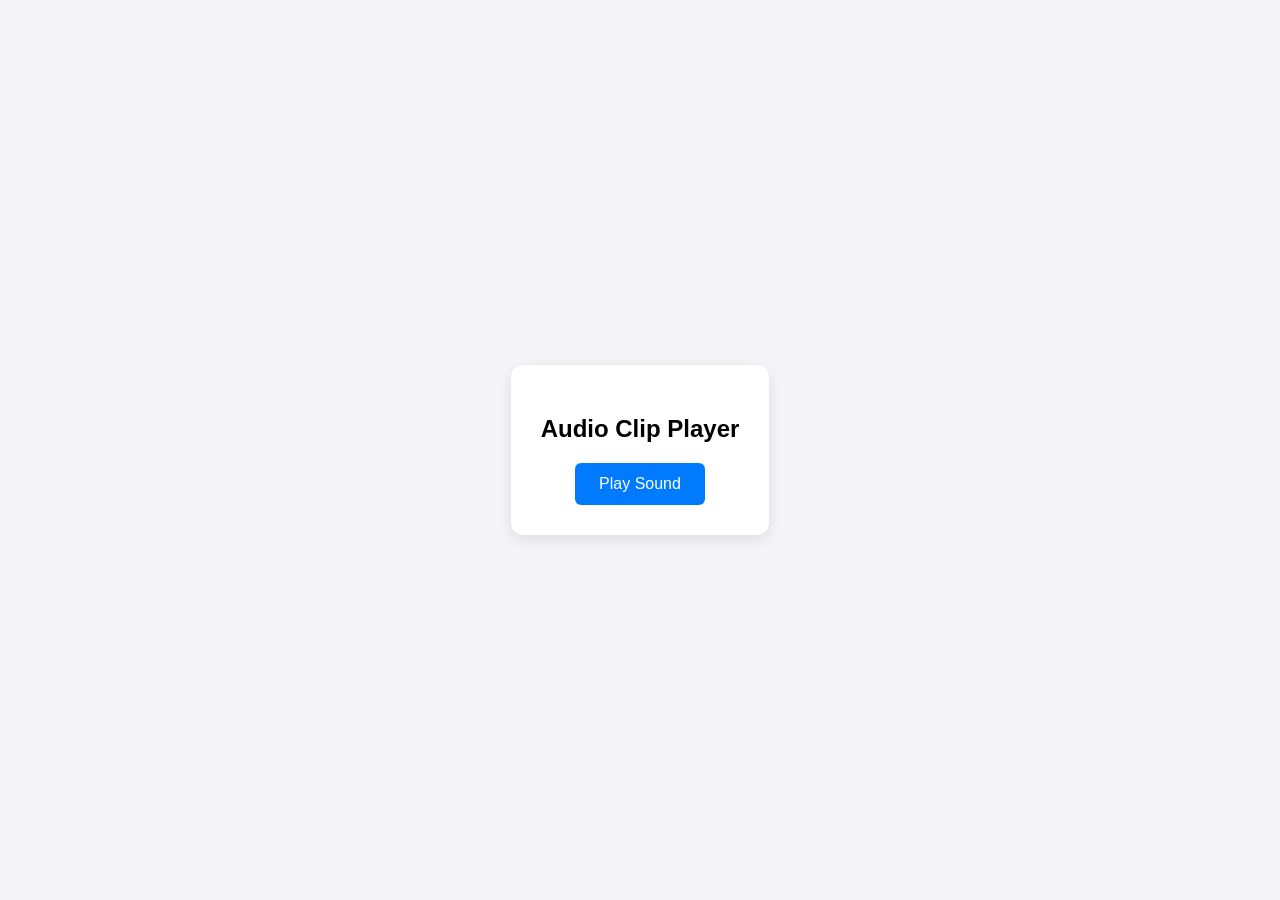
<file: bell.html>
<!DOCTYPE html>
<html lang="en">
<head>
    <meta charset="UTF-8">
    <meta name="viewport" content="width=device-width, initial-scale=1.0">
    <title>Audio Player</title>
    <style>
        body {
            font-family: Arial, sans-serif;
            display: flex;
            justify-content: center;
            align-items: center;
            height: 100vh;
            margin: 0;
            background-color: #f4f4f9;
        }
        .card {
            background: white;
            padding: 30px;
            border-radius: 12px;
            box-shadow: 0 4px 15px rgba(0,0,0,0.1);
            text-align: center;
        }
        button {
            background-color: #007bff;
            color: white;
            border: none;
            padding: 12px 24px;
            font-size: 16px;
            border-radius: 6px;
            cursor: pointer;
            transition: background 0.2s;
        }
        button:hover {
            background-color: #0056b3;
        }
    </style>
</head>
<body>

    <div class="card">
        <h2>Audio Clip Player</h2>
        <button onclick="playAudio()">Play Sound</button>
    </div>

    <audio id="myAudio" src="BellAtFarm.m4a"></audio>

    <script>
        function playAudio() {
            var audio = document.getElementById("myAudio");
            // Reset audio to the start in case you press play repeatedly
            audio.currentTime = 0; 
            audio.play();
        }
    </script>

</body>
</html>
</file>
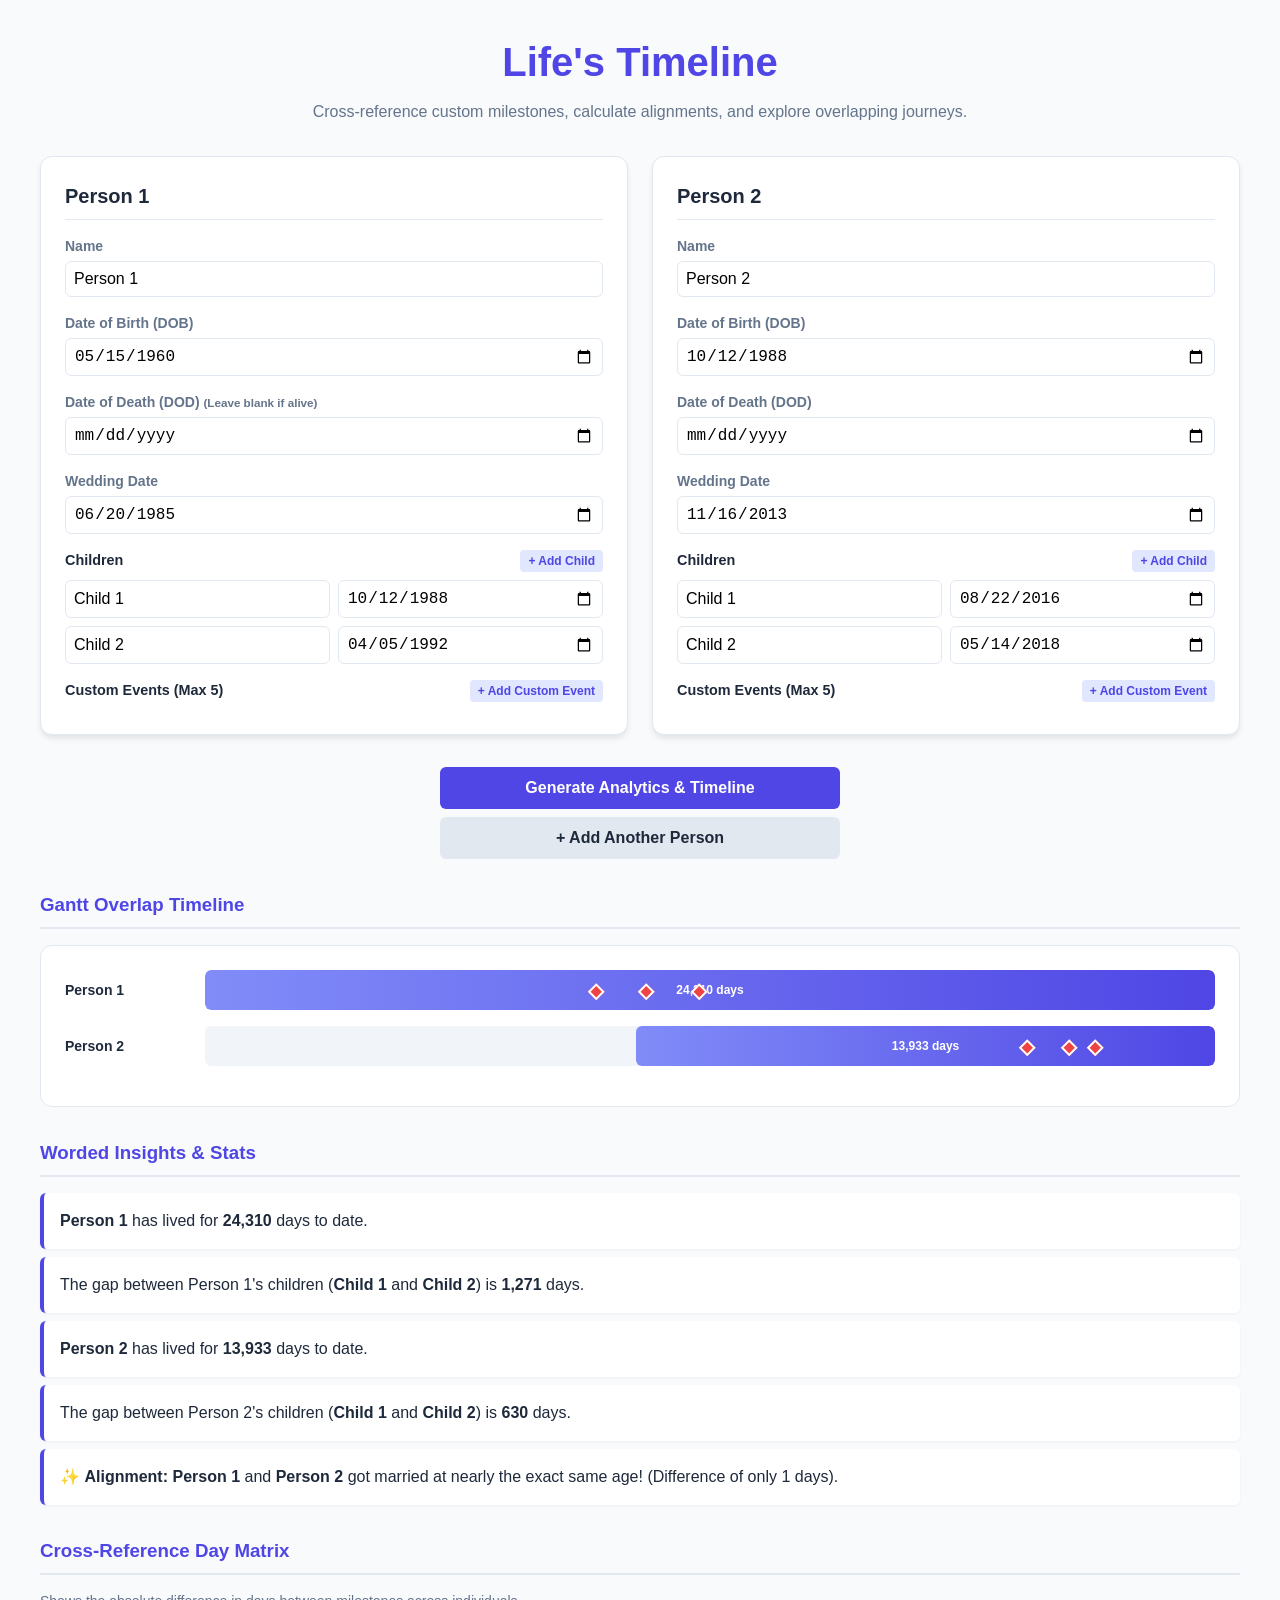
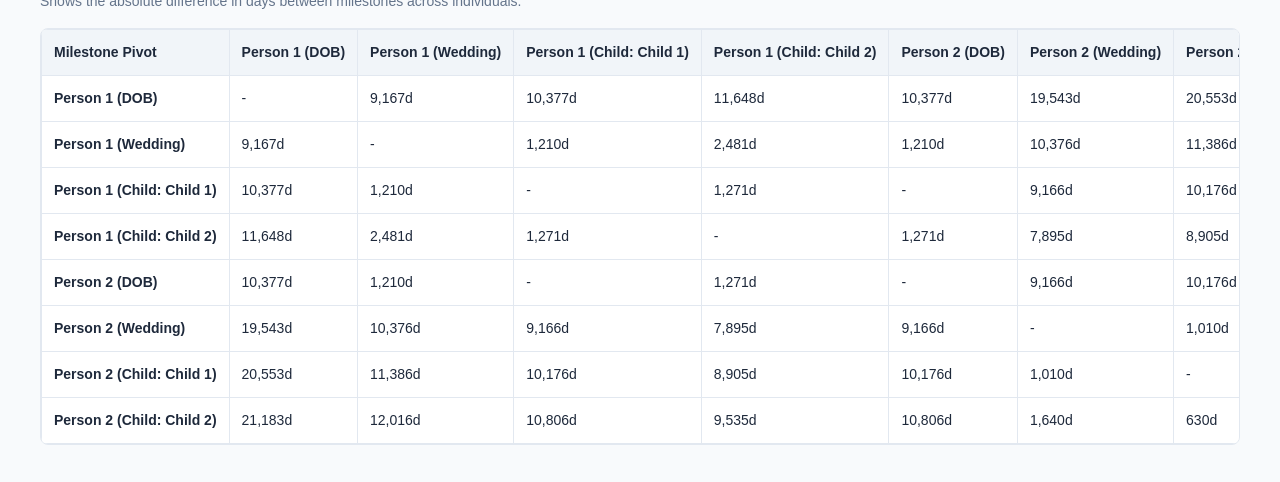
<file: LifeTimeline.html>
<!DOCTYPE html>
<html lang="en">
<head>
    <meta charset="UTF-8">
    <meta name="viewport" content="width=device-width, initial-scale=1.0">
    <title>Life's Timeline</title>
    <style>
        :root {
            --primary: #4f46e5;
            --primary-hover: #4338ca;
            --bg: #f8fafc;
            --card-bg: #ffffff;
            --text: #1e293b;
            --text-light: #64748b;
            --border: #e2e8f0;
            --success: #10b981;
        }

        * { box-sizing: border-box; margin: 0; padding: 0; }
        body { font-family: -apple-system, BlinkMacSystemFont, "Segoe UI", Roboto, Helvetica, Arial, sans-serif; background-color: var(--bg); color: var(--text); padding: 2rem; line-height: 1.5; }
        .container { max-width: 1200px; margin: 0 auto; }
        
        header { text-align: center; margin-bottom: 2rem; }
        header h1 { color: var(--primary); font-size: 2.5rem; margin-bottom: 0.5rem; }
        header p { color: var(--text-light); }

        .grid { display: grid; grid-template-columns: repeat(auto-fit, minmax(380px, 1fr)); gap: 1.5rem; margin-bottom: 2rem; }
        .card { background: var(--card-bg); padding: 1.5rem; border-radius: 12px; box-shadow: 0 4px 6px -1px rgba(0,0,0,0.1); border: 1px solid var(--border); }
        .card h2 { margin-bottom: 1rem; font-size: 1.25rem; display: flex; justify-content: space-between; align-items: center; border-bottom: 1px solid var(--border); padding-bottom: 0.5rem; }
        
        .form-group { margin-bottom: 1rem; }
        .form-row { display: flex; gap: 0.5rem; margin-bottom: 0.5rem; }
        .form-row input { flex: 1; }
        
        label { display: block; font-size: 0.875rem; font-weight: 600; margin-bottom: 0.25rem; color: var(--text-light); }
        input[type="text"], input[type="date"] { width: 100%; padding: 0.5rem; border: 1px solid var(--border); border-radius: 6px; font-size: 1rem; }
        
        .section-title { font-size: 0.9rem; font-weight: 700; color: var(--text); margin: 1rem 0 0.5rem 0; display: flex; justify-content: space-between; align-items: center; }
        
        .btn { background: var(--primary); color: white; border: none; padding: 0.75rem 1.5rem; font-size: 1rem; font-weight: 600; border-radius: 6px; cursor: pointer; width: 100%; transition: background 0.2s; }
        .btn:hover { background: var(--primary-hover); }
        .btn-sec { background: #e2e8f0; color: var(--text); margin-top: 0.5rem; }
        .btn-sec:hover { background: #cbd5e1; }
        
        .btn-sm { padding: 0.25rem 0.5rem; font-size: 0.75rem; background: #e0e7ff; color: var(--primary); border-radius: 4px; width: auto; font-weight: bold; border: none; cursor: pointer; }
        .btn-sm:hover { background: #c7d2fe; }

        .results-section { margin-top: 2rem; display: none; }
        h3 { margin: 2rem 0 1rem 0; color: var(--primary); border-bottom: 2px solid var(--border); padding-bottom: 0.5rem; }

        /* Stats List */
        .stats-list { list-style: none; }
        .stats-list li { background: white; padding: 1rem; border-radius: 6px; margin-bottom: 0.5rem; border-left: 4px solid var(--primary); box-shadow: 0 1px 3px rgba(0,0,0,0.05); }

        /* Matrix Table */
        .table-wrapper { overflow-x: auto; background: white; border-radius: 8px; border: 1px solid var(--border); margin-top: 1rem; }
        table { width: 100%; border-collapse: collapse; text-align: left; font-size: 0.875rem; white-space: nowrap; }
        th, td { padding: 0.75rem; border: 1px solid var(--border); }
        th { background: #f1f5f9; font-weight: 600; position: sticky; top: 0; }
        tr:hover { background: #f8fafc; }

        /* Gantt Chart */
        .gantt-container { background: white; padding: 1.5rem; border-radius: 12px; border: 1px solid var(--border); margin-top: 1rem; position: relative; }
        .gantt-row { display: flex; align-items: center; margin-bottom: 1rem; height: 40px; position: relative; }
        .gantt-label { width: 140px; font-weight: 600; font-size: 0.875rem; white-space: nowrap; overflow: hidden; text-overflow: ellipsis; }
        .gantt-timeline-wrapper { flex-grow: 1; height: 100%; background: #f1f5f9; border-radius: 6px; position: relative; overflow: hidden; }
        .gantt-bar { position: absolute; height: 100%; background: linear-gradient(90deg, #818cf8, #4f46e5); border-radius: 6px; display: flex; align-items: center; justify-content: center; color: white; font-size: 0.75rem; font-weight: bold; min-width: 2px; }
        .gantt-milestone { position: absolute; width: 12px; height: 12px; background: #ef4444; transform: rotate(45deg) translateY(-50%); top: 50%; border: 2px solid white; cursor: pointer; z-index: 2; }
    </style>
</head>
<body>

<div class="container">
    <header>
        <h1>Life's Timeline</h1>
        <p>Cross-reference custom milestones, calculate alignments, and explore overlapping journeys.</p>
    </header>

    <div id="people-container" class="grid">
        <div class="card person-card" data-index="0">
            <h2>Person 1</h2>
            <div class="form-group">
                <label>Name</label>
                <input type="text" class="p-name" value="Person 1">
            </div>
            <div class="form-group">
                <label>Date of Birth (DOB)</label>
                <input type="date" class="p-dob" value="1960-05-15">
            </div>
            <div class="form-group">
                <label>Date of Death (DOD) <small>(Leave blank if alive)</small></label>
                <input type="date" class="p-dod">
            </div>
            <div class="form-group">
                <label>Wedding Date</label>
                <input type="date" class="p-wedding" value="1985-06-20">
            </div>

            <div class="section-title">
                <span>Children</span>
                <button class="btn-sm" onclick="addChildRow(this)">+ Add Child</button>
            </div>
            <div class="children-container">
                <div class="form-row child-row">
                    <input type="text" placeholder="Child 1 Name" class="c-name" value="Child 1">
                    <input type="date" class="c-dob" value="1988-10-12">
                </div>
                <div class="form-row child-row">
                    <input type="text" placeholder="Child 2 Name" class="c-name" value="Child 2">
                    <input type="date" class="c-dob" value="1992-04-05">
                </div>
            </div>

            <div class="section-title">
                <span>Custom Events (Max 5)</span>
                <button class="btn-sm" onclick="addCustomEventRow(this)">+ Add Custom Event</button>
            </div>
            <div class="events-container"></div>
        </div>

        <div class="card person-card" data-index="1">
            <h2>Person 2</h2>
            <div class="form-group">
                <label>Name</label>
                <input type="text" class="p-name" value="Person 2">
            </div>
            <div class="form-group">
                <label>Date of Birth (DOB)</label>
                <input type="date" class="p-dob" value="1988-10-12">
            </div>
            <div class="form-group">
                <label>Date of Death (DOD)</label>
                <input type="date" class="p-dod">
            </div>
            <div class="form-group">
                <label>Wedding Date</label>
                <input type="date" class="p-wedding" value="2013-11-16">
            </div>

            <div class="section-title">
                <span>Children</span>
                <button class="btn-sm" onclick="addChildRow(this)">+ Add Child</button>
            </div>
            <div class="children-container">
                <div class="form-row child-row">
                    <input type="text" placeholder="Child 1 Name" class="c-name" value="Child 1">
                    <input type="date" class="c-dob" value="2016-08-22">
                </div>
                <div class="form-row child-row">
                    <input type="text" placeholder="Child 2 Name" class="c-name" value="Child 2">
                    <input type="date" class="c-dob" value="2018-05-14">
                </div>
            </div>

            <div class="section-title">
                <span>Custom Events (Max 5)</span>
                <button class="btn-sm" onclick="addCustomEventRow(this)">+ Add Custom Event</button>
            </div>
            <div class="events-container"></div>
        </div>
    </div>

    <div style="max-width: 400px; margin: 0 auto 2rem auto;">
        <button class="btn" onclick="calculateTimeline()">Generate Analytics & Timeline</button>
        <button class="btn btn-sec" onclick="addPersonCard()">+ Add Another Person</button>
    </div>

    <div id="results" class="results-section">
        <h3>Gantt Overlap Timeline</h3>
        <div id="gantt-chart" class="gantt-container"></div>

        <h3>Worded Insights & Stats</h3>
        <ul id="insights-list" class="stats-list"></ul>

        <h3>Cross-Reference Day Matrix</h3>
        <p style="font-size: 0.875rem; color: var(--text-light); margin-bottom: 0.5rem;">
            Shows the absolute difference in days between milestones across individuals.
        </p>
        <div id="matrix-table" class="table-wrapper"></div>
    </div>
</div>

<script>
    let personCount = 2;

    function addChildRow(button) {
        const container = button.closest('.card').querySelector('.children-container');
        const count = container.children.length + 1;
        const div = document.createElement('div');
        div.className = 'form-row child-row';
        div.innerHTML = `
            <input type="text" placeholder="Child ${count} Name" class="c-name">
            <input type="date" class="c-dob">
        `;
        container.appendChild(div);
    }

    function addCustomEventRow(button) {
        const container = button.closest('.card').querySelector('.events-container');
        if (container.children.length >= 5) {
            alert("Maximum of 5 custom events allowed per person.");
            return;
        }
        const div = document.createElement('div');
        div.className = 'form-row event-row';
        div.innerHTML = `
            <input type="text" placeholder="e.g., Learned to drive" class="e-name">
            <input type="date" class="e-date">
        `;
        container.appendChild(div);
    }

    function addPersonCard() {
        personCount++;
        const container = document.getElementById('people-container');
        const div = document.createElement('div');
        div.className = 'card person-card';
        div.setAttribute('data-index', personCount - 1);
        div.innerHTML = `
            <h2>Person ${personCount}</h2>
            <div class="form-group">
                <label>Name</label>
                <input type="text" class="p-name" value="Person ${personCount}">
            </div>
            <div class="form-group">
                <label>Date of Birth (DOB)</label>
                <input type="date" class="p-dob">
            </div>
            <div class="form-group">
                <label>Date of Death (DOD)</label>
                <input type="date" class="p-dod">
            </div>
            <div class="form-group">
                <label>Wedding Date</label>
                <input type="date" class="p-wedding">
            </div>
            <div class="section-title">
                <span>Children</span>
                <button class="btn-sm" onclick="addChildRow(this)">+ Add Child</button>
            </div>
            <div class="children-container">
                <div class="form-row child-row">
                    <input type="text" placeholder="Child 1 Name" class="c-name">
                    <input type="date" class="c-dob">
                </div>
                <div class="form-row child-row">
                    <input type="text" placeholder="Child 2 Name" class="c-name">
                    <input type="date" class="c-dob">
                </div>
            </div>
            <div class="section-title">
                <span>Custom Events (Max 5)</span>
                <button class="btn-sm" onclick="addCustomEventRow(this)">+ Add Custom Event</button>
            </div>
            <div class="events-container"></div>
        `;
        container.appendChild(div);
    }

    function getDaysBetween(date1, date2) {
        return Math.round((new Date(date2) - new Date(date1)) / (1000 * 60 * 60 * 24));
    }

    function calculateTimeline() {
        const cards = document.querySelectorAll('.person-card');
        const people = [];
        let globalMinDate = Infinity;
        let globalMaxDate = -Infinity;
        const today = new Date();

        // 1. Gather Data Dynamically
        cards.forEach(card => {
            const name = card.querySelector('.p-name').value || "Unnamed";
            const dob = card.querySelector('.p-dob').value;
            const dod = card.querySelector('.p-dod').value;
            const wedding = card.querySelector('.p-wedding').value;

            if (!dob) return; // Skip if no DOB provided

            const milestones = { "DOB": dob };
            if (dod) milestones["DOD"] = dod;
            if (wedding) milestones["Wedding"] = wedding;

            // Gather Children
            const childRows = card.querySelectorAll('.child-row');
            const childrenTrack = [];
            childRows.forEach((row, idx) => {
                const cName = row.querySelector('.c-name').value || `Child ${idx + 1}`;
                const cDob = row.querySelector('.c-dob').value;
                if (cDob) {
                    milestones[`Child: ${cName}`] = cDob;
                    childrenTrack.push({ name: cName, dob: cDob });
                }
            });

            // Gather Custom Events
            const eventRows = card.querySelectorAll('.event-row');
            eventRows.forEach(row => {
                const eName = row.querySelector('.e-name').value || "Custom Event";
                const eDate = row.querySelector('.e-date').value;
                if (eDate) {
                    milestones[`Event: ${eName}`] = eDate;
                }
            });

            // Track timeline boundaries
            Object.values(milestones).forEach(d => {
                const ms = new Date(d).getTime();
                if (ms < globalMinDate) globalMinDate = ms;
                if (ms > globalMaxDate) globalMaxDate = ms;
            });

            if (!dod && today.getTime() > globalMaxDate) {
                globalMaxDate = today.getTime();
            }

            people.push({ name, dob, dod, wedding, children: childrenTrack, milestones });
        });

        if (people.length < 2) {
            alert("Please fill out at least DOB for 2 people.");
            return;
        }

        document.getElementById('results').style.display = 'block';

        // 2. Generate Worded Insights
        const insights = [];
        
        people.forEach(p => {
            const endLife = p.dod ? new Date(p.dod) : today;
            const livedDays = getDaysBetween(p.dob, endLife);
            insights.push(`<strong>${p.name}</strong> has lived for <strong>${livedDays.toLocaleString()}</strong> days ${p.dod ? 'total' : 'to date'}.`);

            if (p.wedding && p.dod) {
                const marriedDays = getDaysBetween(p.wedding, p.dod);
                const postMarriage = getDaysBetween(p.dod, today);
                if (postMarriage > marriedDays) {
                    insights.push(`${p.name} has been widowed (${postMarriage.toLocaleString()} days) longer than they were married (${marriedDays.toLocaleString()} days).`);
                }
            }

            // Check dynamic child spacing rules
            if (p.children.length >= 2) {
                for(let i=0; i < p.children.length - 1; i++) {
                    const gap = Math.abs(getDaysBetween(p.children[i].dob, p.children[i+1].dob));
                    insights.push(`The gap between ${p.name}'s children (<strong>${p.children[i].name}</strong> and <strong>${p.children[i+1].name}</strong>) is <strong>${gap.toLocaleString()}</strong> days.`);
                }
            }
        });

        // Generational benchmarks
        for (let i = 0; i < people.length; i++) {
            for (let j = i + 1; j < people.length; j++) {
                const p1 = people[i];
                const p2 = people[j];
                if (p1.wedding && p2.wedding) {
                    const p1Age = getDaysBetween(p1.dob, p1.wedding);
                    const p2Age = getDaysBetween(p2.dob, p2.wedding);
                    const diff = Math.abs(p1Age - p2Age);
                    if (diff <= 150) {
                        insights.push(`✨ <strong>Alignment:</strong> <strong>${p1.name}</strong> and <strong>${p2.name}</strong> got married at nearly the exact same age! (Difference of only ${diff} days).`);
                    }
                }
            }
        }

        document.getElementById('insights-list').innerHTML = insights.map(ins => `<li>${ins}</li>`).join('');

        // 3. Generate Cross-Reference Matrix Table
        let allMilestonesList = [];
        people.forEach(p => {
            Object.keys(p.milestones).forEach(key => {
                allMilestonesList.push({ label: `${p.name} (${key})`, date: p.milestones[key] });
            });
        });

        let tableHtml = '<table><thead><tr><th>Milestone Pivot</th>';
        allMilestonesList.forEach(m => { tableHtml += `<th>${m.label}</th>`; });
        tableHtml += '</tr></thead><tbody>';

        allMilestonesList.forEach(rowM => {
            tableHtml += `<tr><td><strong>${rowM.label}</strong></td>`;
            allMilestonesList.forEach(colM => {
                const dayDiff = getDaysBetween(rowM.date, colM.date);
                tableHtml += `<td>${dayDiff === 0 ? '-' : Math.abs(dayDiff).toLocaleString() + 'd'}</td>`;
            });
            tableHtml += '</tr>';
        });
        tableHtml += '</tbody></table>';
        document.getElementById('matrix-table').innerHTML = tableHtml;

        // 4. Generate Gantt Chart View
        const totalSpan = globalMaxDate - globalMinDate;
        let ganttHtml = '';

        people.forEach(p => {
            const startMs = new Date(p.dob).getTime();
            const endMs = p.dod ? new Date(p.dod).getTime() : today.getTime();
            const leftPercent = ((startMs - globalMinDate) / totalSpan) * 100;
            const widthPercent = ((endMs - startMs) / totalSpan) * 100;

            ganttHtml += `
                <div class="gantt-row">
                    <div class="gantt-label">${p.name}</div>
                    <div class="gantt-timeline-wrapper">
                        <div class="gantt-bar" style="left: ${leftPercent}%; width: ${widthPercent}%;">
                            ${getDaysBetween(p.dob, p.dod || today).toLocaleString()} days
                        </div>
            `;

            Object.keys(p.milestones).forEach(mKey => {
                if (mKey !== 'DOB' && mKey !== 'DOD') {
                    const mMs = new Date(p.milestones[mKey]).getTime();
                    const mLeft = ((mMs - globalMinDate) / totalSpan) * 100;
                    ganttHtml += `<div class="gantt-milestone" style="left: ${mLeft}%;" title="${p.name} - ${mKey}: ${p.milestones[mKey]}"></div>`;
                }
            });

            ganttHtml += `</div></div>`;
        });

        document.getElementById('gantt-chart').innerHTML = ganttHtml;
    }

    window.onload = calculateTimeline;
</script>

</body>
</html>
</file>
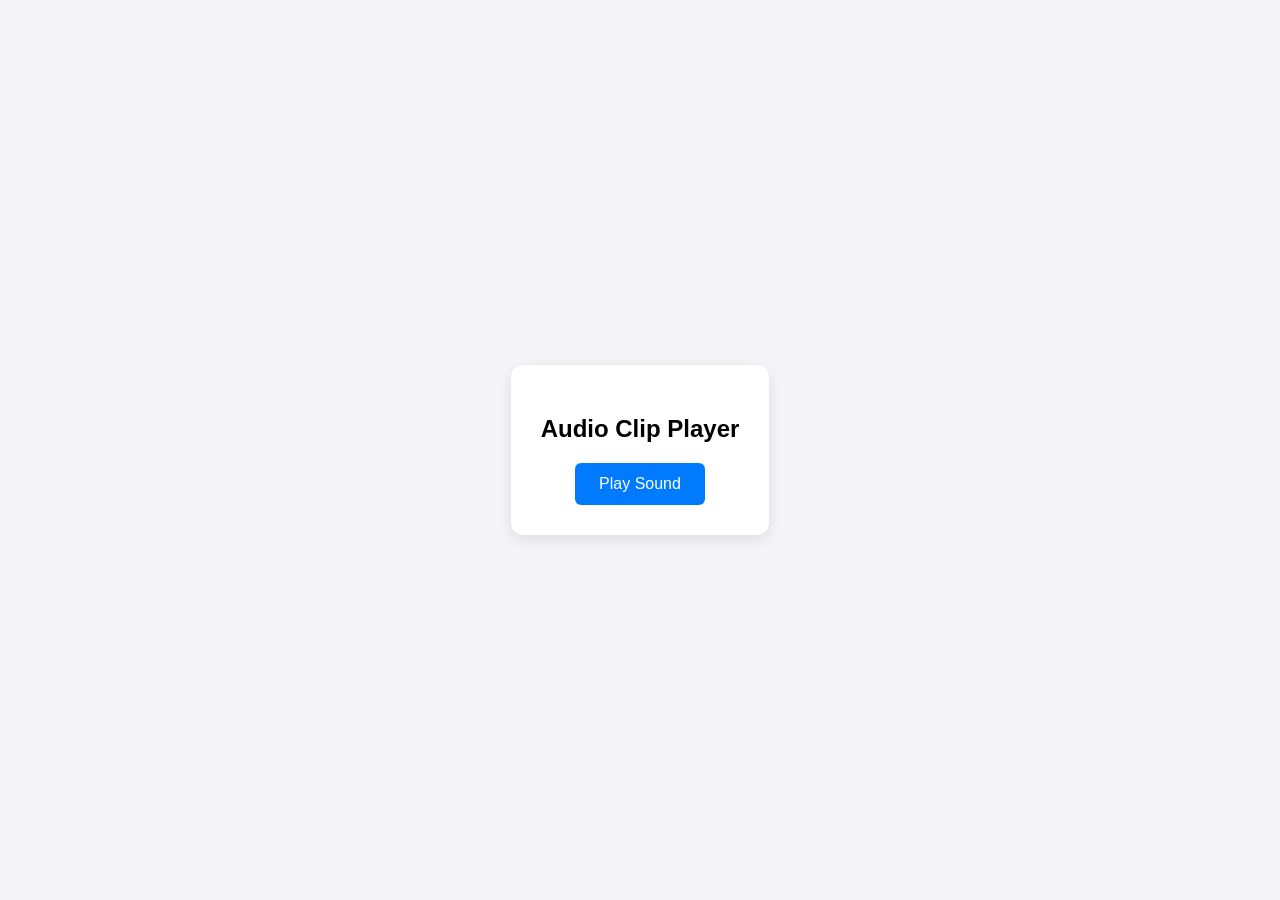
<file: sound.html>
<!DOCTYPE html>
<html lang="en">
<head>
    <meta charset="UTF-8">
    <meta name="viewport" content="width=device-width, initial-scale=1.0">
    <title>Audio Player</title>
    <style>
        body {
            font-family: Arial, sans-serif;
            display: flex;
            justify-content: center;
            align-items: center;
            height: 100vh;
            margin: 0;
            background-color: #f4f4f9;
        }
        .card {
            background: white;
            padding: 30px;
            border-radius: 12px;
            box-shadow: 0 4px 15px rgba(0,0,0,0.1);
            text-align: center;
        }
        button {
            background-color: #007bff;
            color: white;
            border: none;
            padding: 12px 24px;
            font-size: 16px;
            border-radius: 6px;
            cursor: pointer;
            transition: background 0.2s;
        }
        button:hover {
            background-color: #0056b3;
        }
    </style>
</head>
<body>

    <div class="card">
        <h2>Audio Clip Player</h2>
        <button onclick="playAudio()">Play Sound</button>
    </div>

    <audio id="myAudio" src="sound.mp3"></audio>

    <script>
        function playAudio() {
            var audio = document.getElementById("myAudio");
            // Reset audio to the start in case you press play repeatedly
            audio.currentTime = 0; 
            audio.play();
        }
    </script>

</body>
</html>
</file>
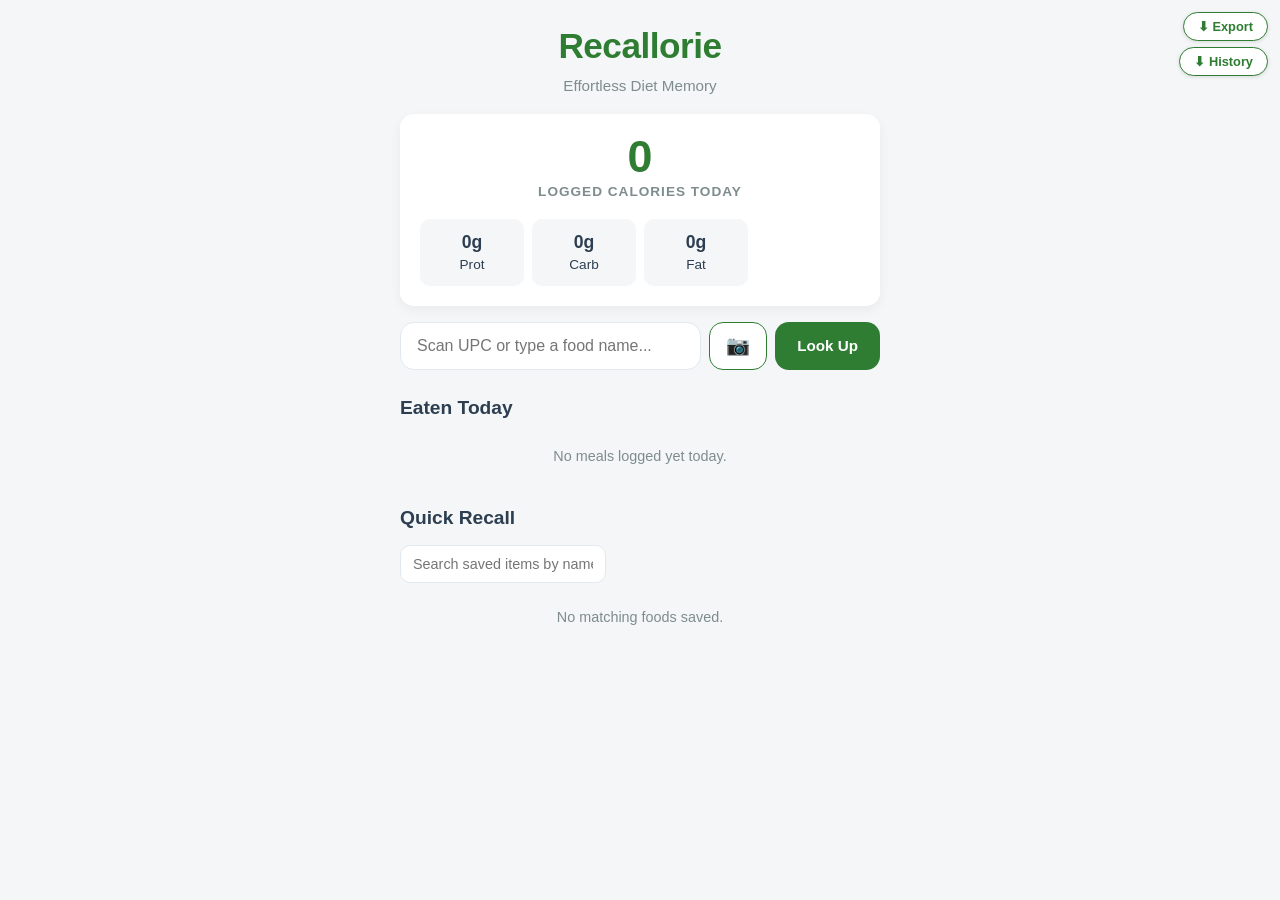
<file: recallorie/Recallorie.html>
<!DOCTYPE html>
<html lang="en">
<head>
    <meta charset="UTF-8">
    <meta name="viewport" content="width=device-width, initial-scale=1.0, maximum-scale=1.0, user-scalable=no">
    <title>Recallorie</title>
    <style>
        /* Modern Mobile Skin Styling */
        :root {
            --primary-color: #2e7d32;
            --primary-light: #e8f5e9;
            --accent-color: #f57c00;
            --bg-color: #f4f6f8;
            --card-color: #ffffff;
            --text-main: #2c3e50;
            --text-muted: #7f8c8d;
            --border-radius: 14px;
            --transition: all 0.2s ease-in-out;
        }

        body {
            font-family: -apple-system, BlinkMacSystemFont, "Segoe UI", Roboto, Helvetica, Arial, sans-serif;
            background-color: var(--bg-color);
            color: var(--text-main);
            margin: 0;
            padding: env(safe-area-inset-top) 16px env(safe-area-inset-bottom) 16px;
            line-height: 1.5;
            -webkit-tap-highlight-color: transparent;
        }

        .container {
            max-width: 480px;
            margin: 0 auto;
            padding-bottom: 40px;
        }

        header {
            text-align: center;
            margin: 20px 0 16px 0;
        }

        header h1 {
            margin: 0;
            color: var(--primary-color);
            font-weight: 800;
            font-size: 2.2rem;
            letter-spacing: -0.5px;
        }

        header p {
            margin: 2px 0 0 0;
            color: var(--text-muted);
            font-size: 0.95rem;
        }

        /* Daily Progress Summary Card */
        .dashboard-card {
            background: var(--card-color);
            border-radius: var(--border-radius);
            padding: 20px;
            box-shadow: 0 4px 12px rgba(0,0,0,0.05);
            margin-bottom: 16px;
            text-align: center;
        }

        .calories-tally {
            font-size: 2.8rem;
            font-weight: 800;
            color: var(--primary-color);
            line-height: 1;
            margin-bottom: 4px;
        }

        .calories-label {
            font-size: 0.85rem;
            color: var(--text-muted);
            text-transform: uppercase;
            letter-spacing: 1px;
            font-weight: 600;
        }

        /* Search / Input Fields */
        .search-container {
            display: flex;
            gap: 8px;
            margin-bottom: 16px;
        }

        .btn-camera {
            background-color: var(--card-color);
            color: var(--primary-color);
            border: 1.5px solid var(--primary-color);
            border-radius: var(--border-radius);
            padding: 0 16px;
            font-size: 1.2rem;
            cursor: pointer;
        }
        .btn-camera:active {
            background-color: var(--primary-light);
        }

        .scanner-overlay {
            display: none;
            position: fixed;
            inset: 0;
            background: #000;
            z-index: 100;
            flex-direction: column;
            align-items: center;
            justify-content: center;
        }
        .scanner-video {
            width: 100%;
            height: 100%;
            object-fit: cover;
        }
        .scanner-frame {
            position: absolute;
            top: 50%;
            left: 50%;
            transform: translate(-50%, -50%);
            width: 80%;
            max-width: 340px;
            height: 120px;
            border: 3px solid var(--primary-color);
            border-radius: 12px;
            box-shadow: 0 0 0 2000px rgba(0,0,0,0.4);
            pointer-events: none;
        }
        .scanner-hint {
            position: absolute;
            bottom: 90px;
            left: 0;
            right: 0;
            text-align: center;
            color: #fff;
            font-size: 0.9rem;
            text-shadow: 0 1px 3px rgba(0,0,0,0.8);
        }
        .scanner-close {
            position: absolute;
            bottom: 24px;
            left: 50%;
            transform: translateX(-50%);
            background: rgba(255,255,255,0.95);
            color: var(--text-main);
            border: none;
            border-radius: 24px;
            padding: 12px 28px;
            font-weight: 600;
            font-size: 0.95rem;
            cursor: pointer;
        }

        input {
            flex: 1;
            padding: 14px 16px;
            border: 1.5px solid #e2e8f0;
            border-radius: var(--border-radius);
            font-size: 1rem;
            background: var(--card-color);
            outline: none;
            transition: var(--transition);
        }

        input:focus {
            border-color: var(--primary-color);
            box-shadow: 0 0 0 3px var(--primary-light);
        }

        button.btn-primary {
            background-color: var(--primary-color);
            color: white;
            border: none;
            padding: 14px 22px;
            border-radius: var(--border-radius);
            font-weight: 700;
            font-size: 0.95rem;
            cursor: pointer;
            transition: var(--transition);
        }

        button.btn-primary:active {
            transform: scale(0.97);
        }

        /* Active Results Food Card */
        .food-card {
            background: var(--card-color);
            padding: 20px;
            border-radius: var(--border-radius);
            box-shadow: 0 8px 16px rgba(0,0,0,0.08);
            margin-bottom: 20px;
            border-top: 5px solid var(--primary-color);
            animation: slideIn 0.3s ease-out;
        }

        @keyframes slideIn {
            from { opacity: 0; transform: translateY(10px); }
            to { opacity: 1; transform: translateY(0); }
        }

        .macro-grid {
            display: grid;
            grid-template-columns: repeat(4, 1fr);
            gap: 8px;
            margin: 16px 0;
        }

        .macro-box {
            background: var(--bg-color);
            padding: 10px 4px;
            border-radius: 10px;
            text-align: center;
            font-size: 0.85rem;
        }

        .macro-val {
            font-weight: 700;
            display: block;
            font-size: 1.1rem;
            color: var(--text-main);
        }

        /* Section Headers */
        .section-header {
            display: flex;
            justify-content: space-between;
            align-items: center;
            margin: 24px 0 12px 0;
        }

        .section-header h3 {
            margin: 0;
            font-size: 1.2rem;
            font-weight: 700;
        }

        /* Interactive Filter Input */
        .filter-input {
            margin-bottom: 12px;
            padding: 10px 12px;
            font-size: 0.9rem;
            border-radius: 10px;
        }

        /* Clean List Visuals */
        .item-list {
            list-style: none;
            padding: 0;
            margin: 0;
        }

        .item-row {
            background: var(--card-color);
            padding: 14px 16px;
            border-radius: var(--border-radius);
            margin-bottom: 8px;
            display: flex;
            justify-content: space-between;
            align-items: center;
            cursor: pointer;
            box-shadow: 0 2px 4px rgba(0,0,0,0.02);
            transition: var(--transition);
        }

        .item-row:active {
            transform: scale(0.99);
            background-color: var(--primary-light);
        }

        .item-row.logged {
            border-left: 4px solid var(--accent-color);
            cursor: default;
        }

        .item-row.recall {
            border-left: 4px solid var(--primary-color);
        }

        .item-details {
            display: flex;
            flex-direction: column;
            max-width: 70%;
        }

        .item-title {
            font-weight: 600;
            font-size: 0.95rem;
            white-space: nowrap;
            overflow: hidden;
            text-overflow: ellipsis;
        }

        .item-brand {
            font-size: 0.8rem;
            color: var(--text-muted);
        }

        .item-badge {
            font-weight: 700;
            color: var(--primary-color);
            font-size: 0.95rem;
        }

        .item-badge.logged {
            color: var(--accent-color);
        }

        .btn-delete {
            background: none;
            border: none;
            color: #e53935;
            padding: 8px;
            font-size: 1.1rem;
            cursor: pointer;
            border-radius: 50%;
            margin-left: 8px;
        }

        .btn-delete:active {
            background-color: #ffebee;
        }

        .export-corner {
            position: fixed;
            top: calc(env(safe-area-inset-top) + 12px);
            right: 12px;
            z-index: 10;
            display: flex;
            flex-direction: column;
            gap: 6px;
            align-items: flex-end;
        }
        .export-btn {
            background: var(--card-color);
            color: var(--primary-color);
            border: 1px solid var(--primary-color);
            border-radius: 20px;
            padding: 6px 14px;
            font-size: 0.8rem;
            font-weight: 600;
            cursor: pointer;
            box-shadow: 0 1px 4px rgba(0,0,0,0.12);
        }
        .export-btn:active {
            background: var(--primary-light);
        }

        .item-row.result {
            border-left: 4px solid #adb5bd;
        }
        .item-row.result:active {
            background-color: var(--primary-light);
        }

        /* Portion weight row inside the active food card */
        .portion-row {
            display: flex;
            align-items: center;
            gap: 8px;
            margin-top: 12px;
            padding-top: 12px;
            border-top: 1px solid #eee;
        }
        .portion-row label { font-size: 0.9rem; color: var(--text-muted); white-space: nowrap; }
        .portion-row input { padding: 8px; }
        .serving-hint { font-size: 0.8rem; color: var(--text-muted); margin-top: 4px; }
    </style>
</head>
<body>

<div class="export-corner">
    <button class="export-btn" onclick="exportFoodDatabase()">⬇ Export</button>
    <button class="export-btn" onclick="exportEatingHistory()">⬇ History</button>
</div>

<div class="container">
    <header>
        <h1>Recallorie</h1>
        <p>Effortless Diet Memory</p>
    </header>

    <div class="dashboard-card">
        <div id="dash-calories" class="calories-tally">0</div>
        <div class="calories-label">Logged Calories Today</div>
        <div class="macro-grid" style="margin-bottom: 0;">
            <div class="macro-box"><span id="dash-protein" class="macro-val">0g</span>Prot</div>
            <div class="macro-box"><span id="dash-carbs" class="macro-val">0g</span>Carb</div>
            <div class="macro-box"><span id="dash-fat" class="macro-val">0g</span>Fat</div>
        </div>
    </div>

    <div class="search-container">
        <input type="text" id="upc-input" placeholder="Scan UPC or type a food name..." inputmode="text">
        <button class="btn-camera" onclick="openScanner()" aria-label="Scan barcode with camera">📷</button>
        <button class="btn-primary" onclick="handleScan()">Look Up</button>
    </div>

    <div id="scanner-overlay" class="scanner-overlay">
        <video id="scanner-video" class="scanner-video" autoplay muted playsinline></video>
        <div class="scanner-frame"></div>
        <div class="scanner-hint">Line up the barcode inside the box</div>
        <button class="scanner-close" onclick="closeScanner()">✕ Cancel</button>
    </div>

    <ul id="search-results-container" class="item-list"></ul>

    <div id="food-display" class="food-card" style="display: none;">
        <h3 id="food-title" style="margin: 0 0 4px 0; font-size: 1.15rem;"></h3>
        <small id="food-brand" style="color: var(--text-muted); display: block; margin-bottom: 12px;"></small>

        <div class="portion-row">
            <label for="portion-weight">Portion (g):</label>
            <input type="number" id="portion-weight" min="0" step="1" oninput="onPortionChange()">
        </div>
        <div id="serving-hint" class="serving-hint"></div>

        <div class="portion-row">
            <label for="logged-datetime">Eaten at:</label>
            <input type="datetime-local" id="logged-datetime" step="60">
            <button class="btn-primary" style="padding: 10px 14px;" onclick="setLoggedTimeToNow()">Now</button>
        </div>

        <div class="macro-grid">
            <div class="macro-box"><span class="macro-val" id="val-cals">0</span>Cals</div>
            <div class="macro-box"><span class="macro-val" id="val-protein">0g</span>Prot</div>
            <div class="macro-box"><span class="macro-val" id="val-carbs">0g</span>Carb</div>
            <div class="macro-box"><span class="macro-val" id="val-fat">0g</span>Fat</div>
        </div>
        <button class="btn-primary" style="width: 100%; margin-top: 8px;" onclick="logCurrentMeal()">Log This Meal</button>
    </div>

    <div class="section-header">
        <h3>Eaten Today</h3>
    </div>
    <ul id="log-container" class="item-list">
    </ul>

    <div class="section-header">
        <h3>Quick Recall</h3>
    </div>
    <input type="text" id="filter-input" class="filter-input" placeholder="Search saved items by name..." oninput="filterRecallList()">

    <ul id="history-container" class="item-list">
    </ul>
</div>

<script src="zxing.min.js?v=1.14"></script>
<script src="db.js?v=1.14"></script>
<script src="USDA_DB_Access.js?v=1.14"></script>
<script>
    let currentActiveFood = null;
    let cachedFoodsList = []; // Global holder for local recall filtering

    window.addEventListener('DOMContentLoaded', async () => {
        await initDB();
        refreshAppUI();
    });

    // ---- Camera barcode scanner (ZXing) ----
    // Requires HTTPS (or localhost) - getUserMedia is blocked on plain HTTP,
    // especially on iOS Safari.
    // ZXing is now self-hosted (zxing.min.js) rather than loaded from an
    // external CDN, since CDN loads were getting blocked (network filtering,
    // content blockers, or a CSP header) on some devices.
    let zxingReader = null;

    async function openScanner() {
        if (typeof ZXing === 'undefined') {
            alert('Barcode scanner library failed to load from this site. Make sure zxing.min.js was uploaded alongside the other files.');
            return;
        }

        document.getElementById('scanner-overlay').style.display = 'flex';

        // Restrict to 1D retail-barcode formats (UPC/EAN) - skips QR/other
        // 2D format checks each frame, which is unnecessary here and slows
        // down detection of the barcode types we actually care about.
        const hints = new Map();
        hints.set(ZXing.DecodeHintType.POSSIBLE_FORMATS, [
            ZXing.BarcodeFormat.UPC_A,
            ZXing.BarcodeFormat.UPC_E,
            ZXing.BarcodeFormat.EAN_13,
            ZXing.BarcodeFormat.EAN_8
        ]);

        zxingReader = new ZXing.BrowserMultiFormatReader(hints);

        // facingMode: 'environment' asks for the rear camera directly -
        // more reliable on mobile than enumerating devices and guessing
        // which one is the back camera.
        zxingReader.decodeFromConstraints(
            { video: { facingMode: { ideal: 'environment' } } },
            'scanner-video',
            (result, err) => {
                if (result) {
                    const code = result.getText();
                    console.log('Barcode scanned:', code);
                    closeScanner();
                    document.getElementById('upc-input').value = code;
                    handleScan();
                }
                // err fires continuously between frames when nothing is
                // found yet (NotFoundException) - that's expected, not a
                // real error, so it's not logged here.
            }
        ).catch(err => {
            console.error('Camera error:', err.name, err.message);
            let msg = 'Could not access the camera.';
            if (err.name === 'NotAllowedError') msg = 'Camera permission was denied. Enable camera access for this site in your browser settings.';
            if (err.name === 'NotFoundError') msg = 'No camera was found on this device.';
            if (location.protocol !== 'https:' && location.hostname !== 'localhost') {
                msg = 'Camera access requires HTTPS. This page is being served over an insecure connection.';
            }
            alert(msg);
            closeScanner();
        });
    }

    function closeScanner() {
        if (zxingReader) {
            zxingReader.reset();
            zxingReader = null;
        }
        document.getElementById('scanner-overlay').style.display = 'none';
    }

    // Handle initial scan input - branches on whether the input is a pure
    // barcode (digits/spaces/dashes only) or a food name search.
    async function handleScan() {
        const rawInput = document.getElementById('upc-input').value.trim();
        if (!rawInput) return;

        document.getElementById('search-results-container').innerHTML = '';

        const isBarcodeInput = /^[\d\s-]+$/.test(rawInput);
        if (!isBarcodeInput) {
            await handleNameSearch(rawInput);
            return;
        }

        const upc = rawInput.replace(/\D/g, '');

        // Check local DB first
        const transaction = db.transaction([STORE_NAME], 'readonly');
        const store = transaction.objectStore(STORE_NAME);
        const localMatch = await new Promise(r => {
            const req = store.get(upc);
            req.onsuccess = () => r(req.result);
        });

        if (localMatch) {
            console.log("Found cached barcode item!");
            displayFood(localMatch);
            saveFoodToLocalCache(upc, localMatch); // Bump timestamp
            refreshAppUI();
        } else {
            console.log("Querying online API...");
            await lookupFoodByUPC(upc);
        }
    }

    // Name search returns multiple ambiguous candidates - show a picker
    // instead of jumping straight to the food card.
    async function handleNameSearch(queryText) {
        console.log(`Searching by name: "${queryText}"`);
        const results = await searchFoodsByName(queryText);
        const container = document.getElementById('search-results-container');

        if (results.length === 0) {
            container.innerHTML = `<li style="text-align: center; padding: 12px; color: var(--text-muted); font-size: 0.9rem;">No matches found for "${queryText}".</li>`;
            return;
        }

        container.innerHTML = results.map((item, idx) => `
            <li class="item-row result" onclick='selectSearchResult(${idx})'>
                <div class="item-details">
                    <span class="item-title">${item.description}</span>
                    <span class="item-brand">${item.brand}</span>
                </div>
                <span class="item-badge">${Math.round(item.caloriesPer100g || 0)} Cal/100g</span>
            </li>
        `).join('');

        // Stash results so the picker's onclick (plain index, to avoid
        // re-serializing full objects into HTML attributes) can find them.
        window.__lastSearchResults = results;
    }

    function selectSearchResult(idx) {
        const item = window.__lastSearchResults[idx];
        if (!item) return;
        saveFoodToLocalCache(item.cacheKey, item);
        document.getElementById('search-results-container').innerHTML = '';
        document.getElementById('upc-input').value = '';
        displayFood({ ...item, upc: item.cacheKey });
        refreshAppUI();
    }

    // Displays targeted food item in the active container card. Foods are
    // cached per-100g (USDA's own reporting basis), so we scale to the
    // portion weight in the "Portion (g)" box rather than showing raw values.
    function displayFood(food) {
        currentActiveFood = food;
        document.getElementById('food-title').innerText = food.description;
        document.getElementById('food-brand').innerText = food.brand;

        const defaultGrams = (food.servingSize && (!food.servingSizeUnit || /g|gram/i.test(food.servingSizeUnit)))
            ? Math.round(food.servingSize)
            : 100;
        document.getElementById('portion-weight').value = defaultGrams;

        const hintEl = document.getElementById('serving-hint');
        hintEl.innerText = food.householdServingText
            ? `Label serving: ${food.householdServingText}`
            : (food.servingSize ? `Label serving: ${food.servingSize}${food.servingSizeUnit || ''}` : '');

        renderMacrosForCurrentPortion();
        setLoggedTimeToNow();

        // Ensure UI displays card and scrolls to it
        const card = document.getElementById('food-display');
        card.style.display = 'block';
        card.scrollIntoView({ behavior: 'smooth', block: 'nearest' });
    }

    // Exports the FULL eating history (every logged meal, every date, all
    // stored via db.js's LOG_STORE_NAME which nothing ever auto-deletes from)
    // as a downloadable JSON file - the "how much of food X have I eaten over
    // time" data.
    async function exportEatingHistory() {
        const meals = await getAllLoggedMeals();

        if (meals.length === 0) {
            alert('No meals have been logged yet - nothing to export.');
            return;
        }

        const json = JSON.stringify(meals, null, 2);
        const blob = new Blob([json], { type: 'application/json' });
        const url = URL.createObjectURL(blob);

        const dateStr = toLocalDateStr(new Date());
        const a = document.createElement('a');
        a.href = url;
        a.download = `recallorie-eating-history-${dateStr}.json`;
        document.body.appendChild(a);
        a.click();
        document.body.removeChild(a);
        URL.revokeObjectURL(url);
    }

    // Exports every food currently in the local cache (everything under
    // "Quick Recall" - USDA/Open Food Facts lookups and manual entries alike)
    // as a downloadable JSON file, using each browser's native download flow.
    async function exportFoodDatabase() {
        const foods = await getAllCachedFoods();

        if (foods.length === 0) {
            alert('No foods are cached locally yet - nothing to export.');
            return;
        }

        const json = JSON.stringify(foods, null, 2);
        const blob = new Blob([json], { type: 'application/json' });
        const url = URL.createObjectURL(blob);

        const dateStr = toLocalDateStr(new Date());
        const a = document.createElement('a');
        a.href = url;
        a.download = `recallorie-foods-${dateStr}.json`;
        document.body.appendChild(a);
        a.click();
        document.body.removeChild(a);
        URL.revokeObjectURL(url);
    }

    // Formats a Date as "YYYY-MM-DDTHH:mm" in LOCAL time, which is what
    // <input type="datetime-local"> expects as its value.
    function formatForDatetimeLocal(date) {
        const pad = n => String(n).padStart(2, '0');
        return `${date.getFullYear()}-${pad(date.getMonth() + 1)}-${pad(date.getDate())}T${pad(date.getHours())}:${pad(date.getMinutes())}`;
    }

    function setLoggedTimeToNow() {
        document.getElementById('logged-datetime').value = formatForDatetimeLocal(new Date());
    }

    // Recomputes displayed macros from the per-100g baseline whenever the
    // portion weight changes - no network call needed.
    function renderMacrosForCurrentPortion() {
        if (!currentActiveFood) return;
        const grams = parseFloat(document.getElementById('portion-weight').value) || 0;
        const scaled = scaleFoodToGrams(currentActiveFood, grams);

        document.getElementById('val-cals').innerText = Math.round(scaled.calories);
        document.getElementById('val-protein').innerText = Math.round(scaled.protein) + 'g';
        document.getElementById('val-carbs').innerText = Math.round(scaled.carbs) + 'g';
        document.getElementById('val-fat').innerText = Math.round(scaled.fat) + 'g';
    }

    function onPortionChange() {
        renderMacrosForCurrentPortion();
    }

    // Triggered when USDA lookup finds food
    function populateFormWithData(foodData) {
        displayFood(foodData);
        refreshAppUI();
    }

    // Manual Form Fallback Handler
    function openManualEntryForm(upc) {
        const name = prompt("UPC Barcode not recognized. Let's make a custom entry.\n\nEnter Food Name:");
        if (!name) return;
        const cals = parseFloat(prompt("Enter Calories (per 100g):") || 0);
        const prot = parseFloat(prompt("Enter Protein (g per 100g):") || 0);
        const carbs = parseFloat(prompt("Enter Carbohydrates (g per 100g):") || 0);
        const fat = parseFloat(prompt("Enter Fat (g per 100g):") || 0);

        const newFood = {
            description: name,
            brand: "Custom Entry",
            caloriesPer100g: cals,
            proteinPer100g: prot,
            carbsPer100g: carbs,
            fatPer100g: fat,
            servingSize: null,
            servingSizeUnit: null,
            householdServingText: null
        };

        saveFoodToLocalCache(upc, newFood);
        displayFood(newFood);
        refreshAppUI();
    }

    // Log the active meal to running daily timeline, using the actual scaled
    // portion (grams entered) and the date/time chosen in the "Eaten at" field.
    async function logCurrentMeal() {
        if (!currentActiveFood) return;

        const grams = parseFloat(document.getElementById('portion-weight').value) || 0;
        const scaled = scaleFoodToGrams(currentActiveFood, grams);

        const datetimeVal = document.getElementById('logged-datetime').value;
        // datetime-local gives "YYYY-MM-DDTHH:mm" with no timezone - the Date
        // constructor interprets that as local time, which is what we want.
        const loggedAtMs = datetimeVal ? new Date(datetimeVal).getTime() : Date.now();

        await logMealToDB({
            description: currentActiveFood.description,
            brand: currentActiveFood.brand,
            calories: scaled.calories,
            protein: scaled.protein,
            carbs: scaled.carbs,
            fat: scaled.fat,
            portionGrams: grams,
            loggedAtMs: loggedAtMs
        });

        // Clean form and focus
        document.getElementById('food-display').style.display = 'none';
        document.getElementById('upc-input').value = '';
        currentActiveFood = null;

        refreshAppUI();
    }

    // Delete a logged element
    async function deleteLoggedMeal(id) {
        await deleteLoggedMealFromDB(id);
        refreshAppUI();
    }

    // Core UI Coordinator
    async function refreshAppUI() {
        // Use LOCAL date, matching how db.js now stores dateStr. toISOString()
        // converts to UTC, which runs ahead of US local time in the evening -
        // that mismatch was making "today" look for tomorrow's entries.
        const todayStr = toLocalDateStr(new Date());

        // 1. Populate Daily Log and Tally
        const logs = await getMealsLoggedForDate(todayStr);
        let totalCals = 0, totalProt = 0, totalCarbs = 0, totalFat = 0;

        const logContainer = document.getElementById('log-container');
        if (logs.length === 0) {
            logContainer.innerHTML = `<li style="text-align: center; padding: 12px; color: var(--text-muted); font-size: 0.9rem;">No meals logged yet today.</li>`;
        } else {
            logContainer.innerHTML = logs.map(item => {
                totalCals += item.calories;
                totalProt += item.protein;
                totalCarbs += item.carbs;
                totalFat += item.fat;

                return `
                    <li class="item-row logged">
                        <div class="item-details">
                            <span class="item-title">${item.description}</span>
                            <span class="item-brand">${item.brand}</span>
                        </div>
                        <div style="display: flex; align-items: center;">
                            <span class="item-badge logged">${Math.round(item.calories)} Cal</span>
                            <button class="btn-delete" onclick="deleteLoggedMeal(${item.id})">🗑️</button>
                        </div>
                    </li>
                `;
            }).join('');
        }

        // Update dashboard numbers
        document.getElementById('dash-calories').innerText = Math.round(totalCals);
        document.getElementById('dash-protein').innerText = Math.round(totalProt) + 'g';
        document.getElementById('dash-carbs').innerText = Math.round(totalCarbs) + 'g';
        document.getElementById('dash-fat').innerText = Math.round(totalFat) + 'g';

        // 2. Fetch all cached barcode foods for the Quick Recall timeline
        cachedFoodsList = await getAllCachedFoods();
        filterRecallList(); // Populates list based on search bar string
    }

    // Dynamically filters and displays Quick Recall list using the filter input
    function filterRecallList() {
        const query = document.getElementById('filter-input').value.toLowerCase();
        const container = document.getElementById('history-container');

        const filtered = cachedFoodsList.filter(item =>
            item.description.toLowerCase().includes(query) ||
            item.brand.toLowerCase().includes(query)
        );

        if (filtered.length === 0) {
            container.innerHTML = `<li style="text-align: center; padding: 12px; color: var(--text-muted); font-size: 0.9rem;">No matching foods saved.</li>`;
            return;
        }

        container.innerHTML = filtered.map(item => `
            <li class="item-row recall" onclick='displayFood(${JSON.stringify(item)})'>
                <div class="item-details">
                    <span class="item-title">${item.description}</span>
                    <span class="item-brand">${item.brand}</span>
                </div>
                <span class="item-badge">${Math.round(item.caloriesPer100g || 0)} Cal/100g</span>
            </li>
        `).join('');
    }
</script>
</body>
</html>
</file>
